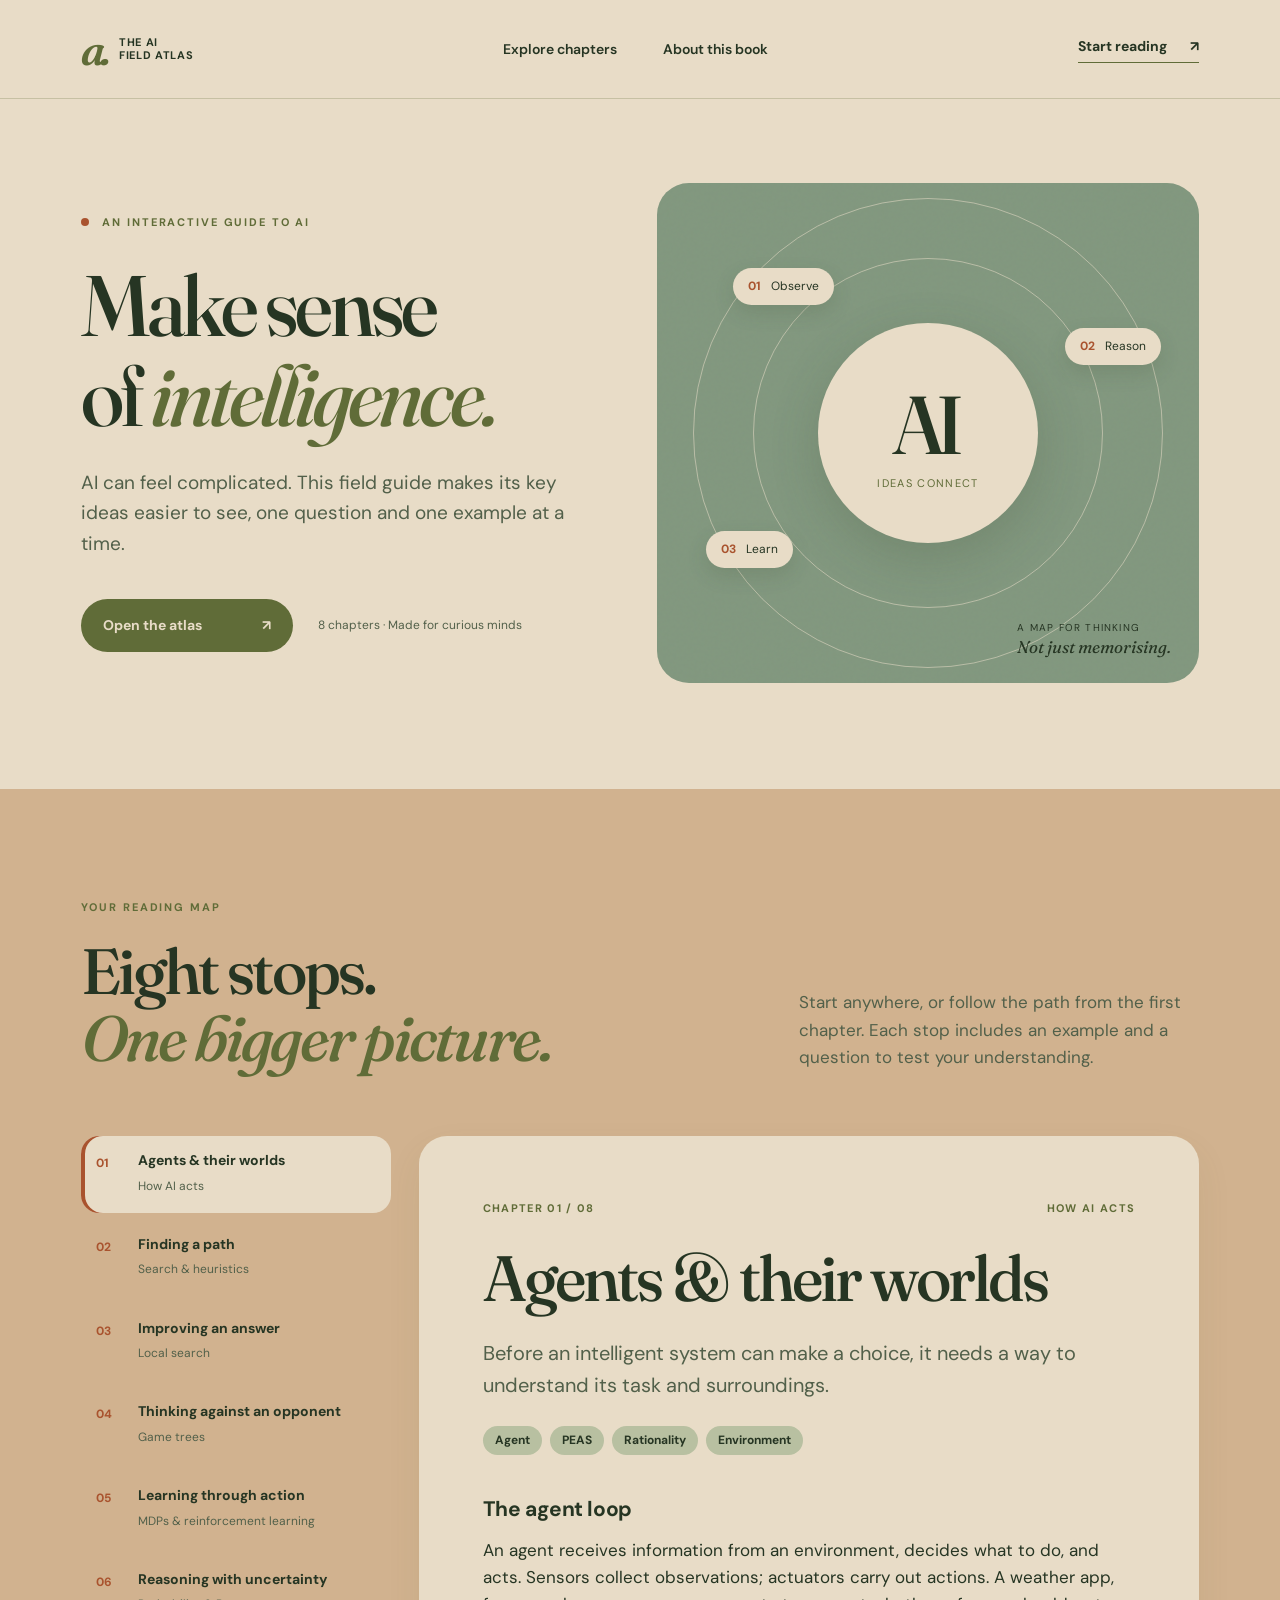
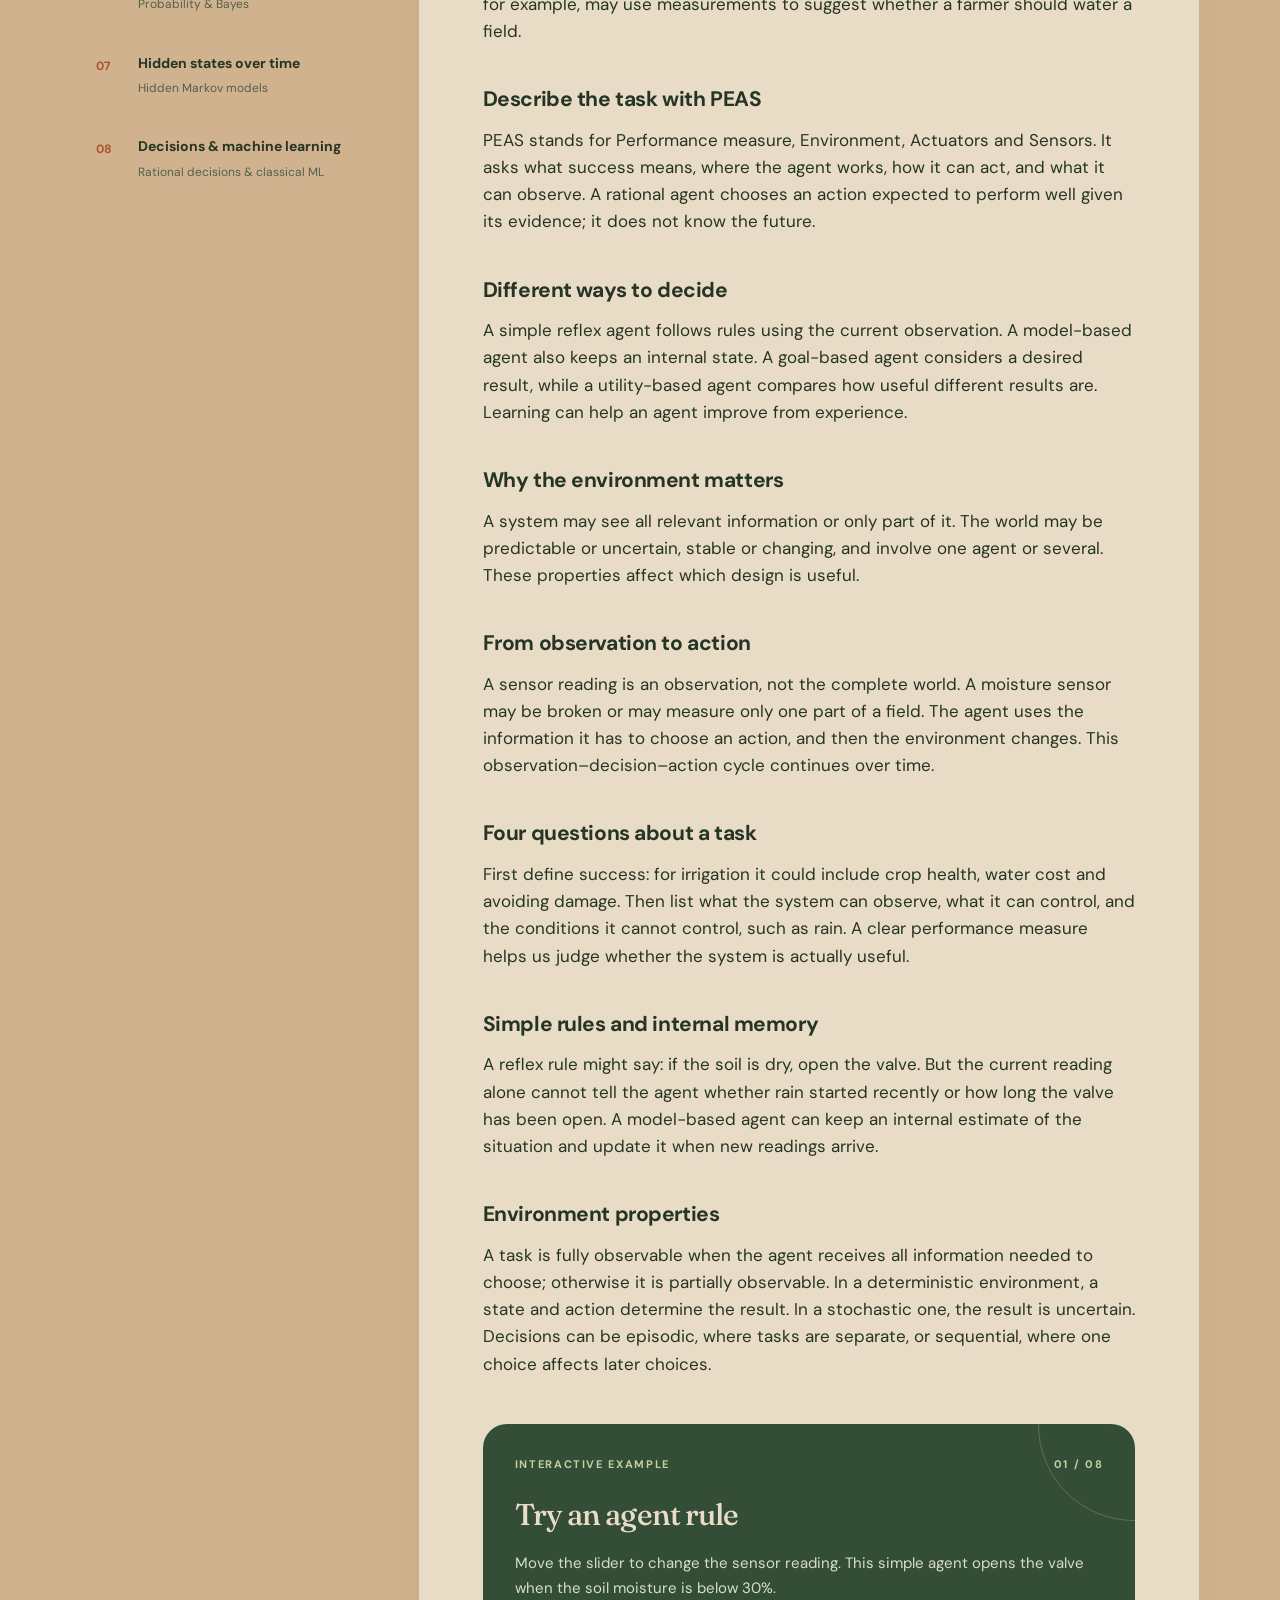
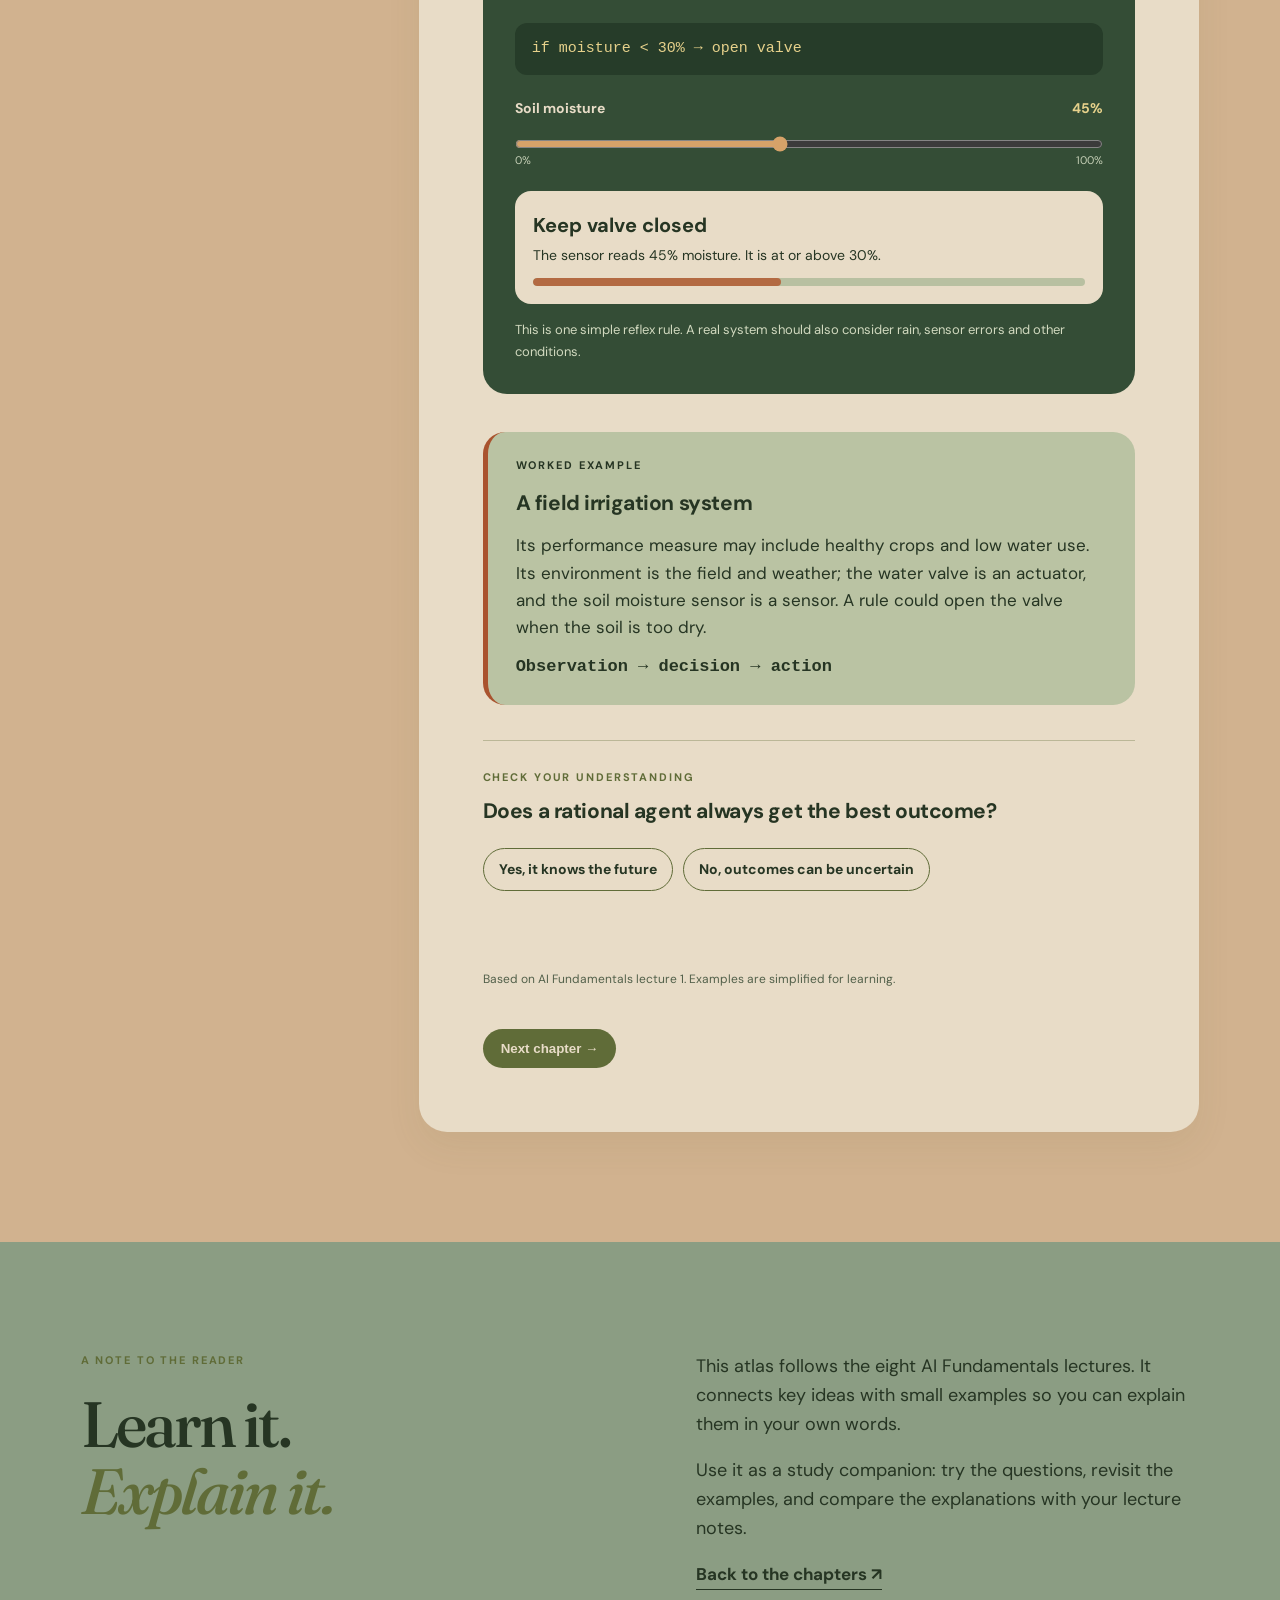
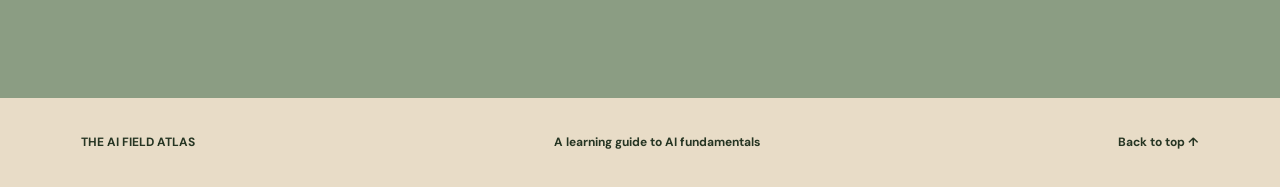
<file: ai-field-atlas/index.html>
<!doctype html><html lang="en"><head><meta charset="utf-8"><meta name="viewport" content="width=device-width,initial-scale=1"><meta name="theme-color" content="#e8dcc7"><title>The AI Field Atlas</title><meta name="description" content="An interactive field guide to artificial intelligence."><link rel="stylesheet" href="style.css"></head><body><header class="top"><a class="brand" href="#home" aria-label="The AI Field Atlas home"><span class="brand-mark">a.</span><span>THE AI<br>FIELD ATLAS</span></a><nav><a href="#chapters">Explore chapters</a><a href="#about">About this book</a></nav><a class="top-link" href="#chapters">Start reading <span>↗</span></a></header><main id="home"><section class="hero"><div class="hero-copy"><div class="eyebrow"><span class="dot"></span> AN INTERACTIVE GUIDE TO AI</div><h1>Make sense<br>of <em>intelligence.</em></h1><p>AI can feel complicated. This field guide makes its key ideas easier to see, one question and one example at a time.</p><div class="hero-actions"><a class="button" href="#chapters">Open the atlas <span>↗</span></a><span class="hero-meta">8 chapters · Made for curious minds</span></div></div><div class="art" aria-label="Illustration of connected ideas"><div class="orbit orbit-one"></div><div class="orbit orbit-two"></div><div class="orb"><span>AI</span><small>ideas connect</small></div><div class="pin pin-one"><b>01</b><span>Observe</span></div><div class="pin pin-two"><b>02</b><span>Reason</span></div><div class="pin pin-three"><b>03</b><span>Learn</span></div><div class="art-caption">A MAP FOR THINKING<br><strong>Not just memorising.</strong></div></div></section><section id="chapters" class="chapters"><div class="section-heading"><div><div class="eyebrow">YOUR READING MAP</div><h2>Eight stops.<br><em>One bigger picture.</em></h2></div><p>Start anywhere, or follow the path from the first chapter. Each stop includes an example and a question to test your understanding.</p></div><div class="atlas-layout"><aside class="chapter-menu" aria-label="Chapters" id="menu"></aside><article class="reading" id="reading" aria-live="polite"></article></div></section><section id="about" class="about"><div><div class="eyebrow">A NOTE TO THE READER</div><h2>Learn it.<br><em>Explain it.</em></h2></div><div><p>This atlas follows the eight AI Fundamentals lectures. It connects key ideas with small examples so you can explain them in your own words.</p><p>Use it as a study companion: try the questions, revisit the examples, and compare the explanations with your lecture notes.</p><a href="#chapters" class="underlink">Back to the chapters ↗</a></div></section></main><footer><span>THE AI FIELD ATLAS</span><span>A learning guide to AI fundamentals</span><a href="#home">Back to top ↑</a></footer><script src="app.js"></script></body></html>
</file>
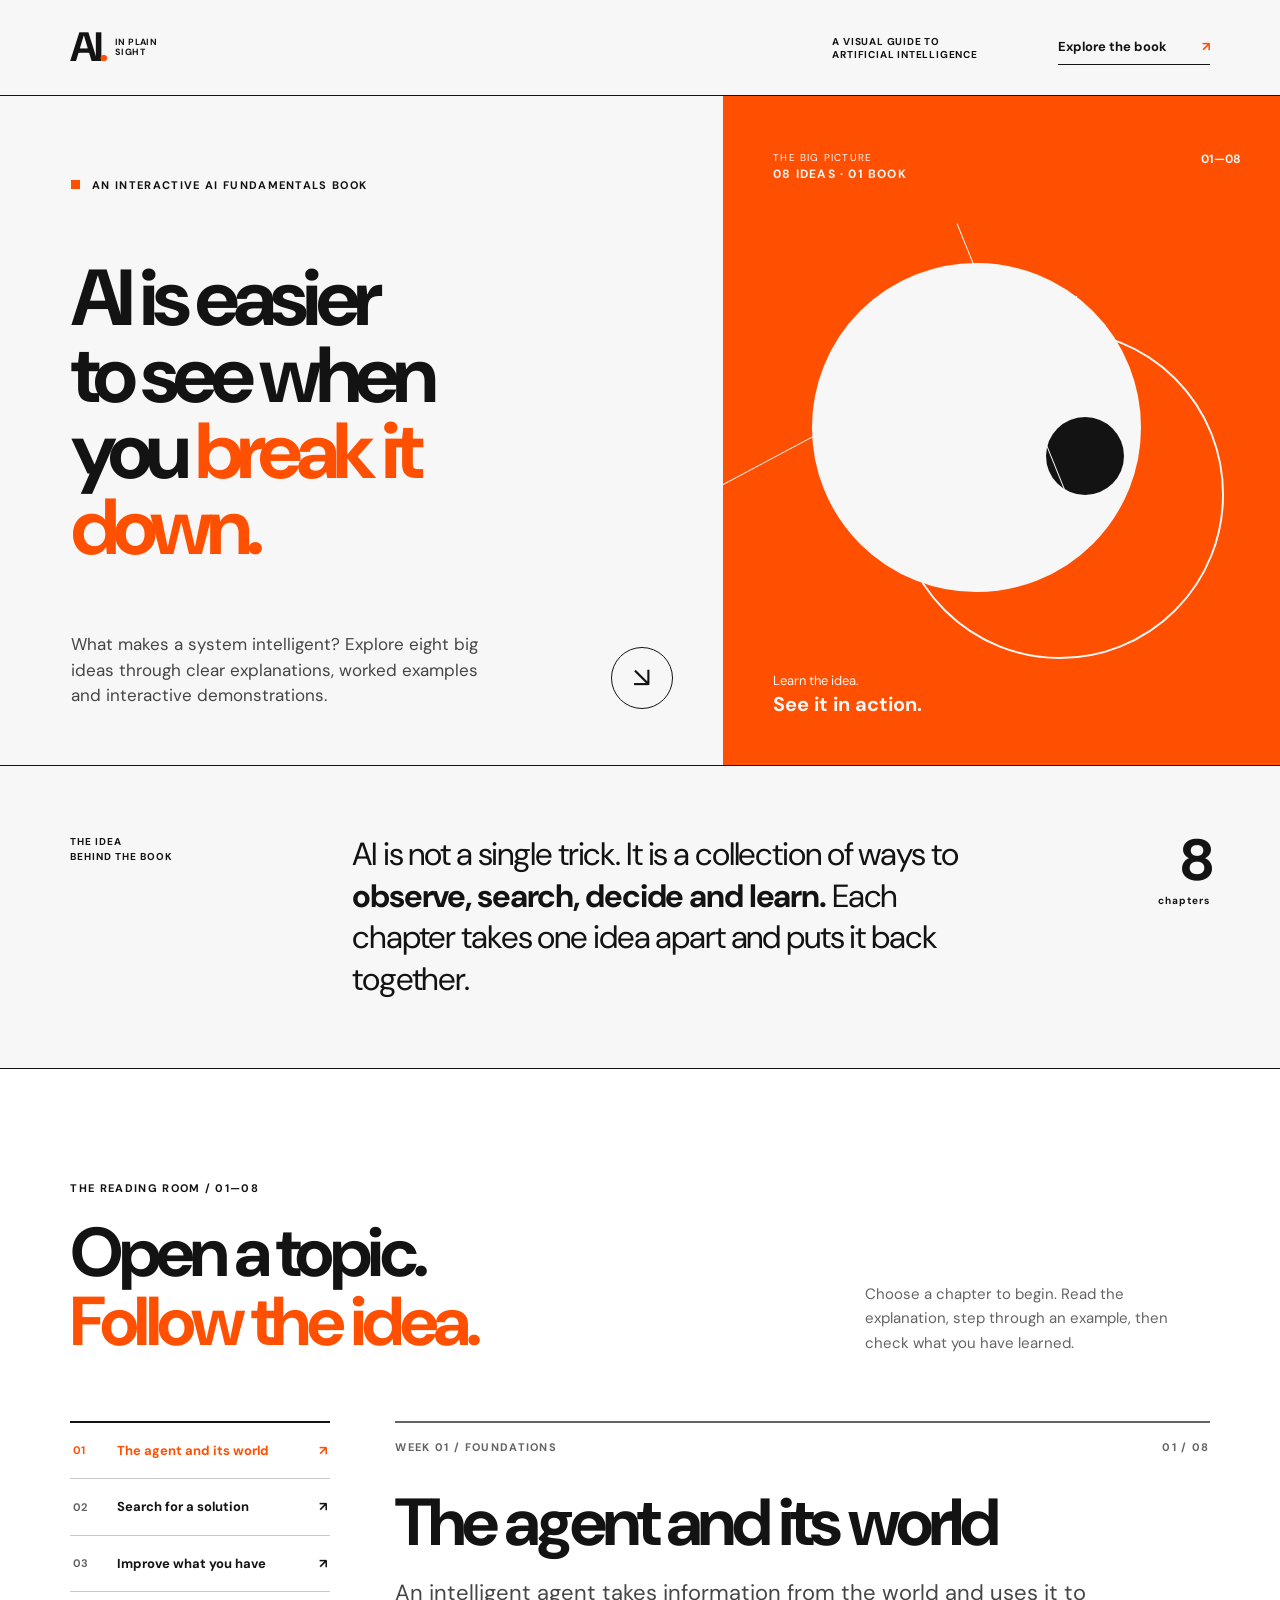
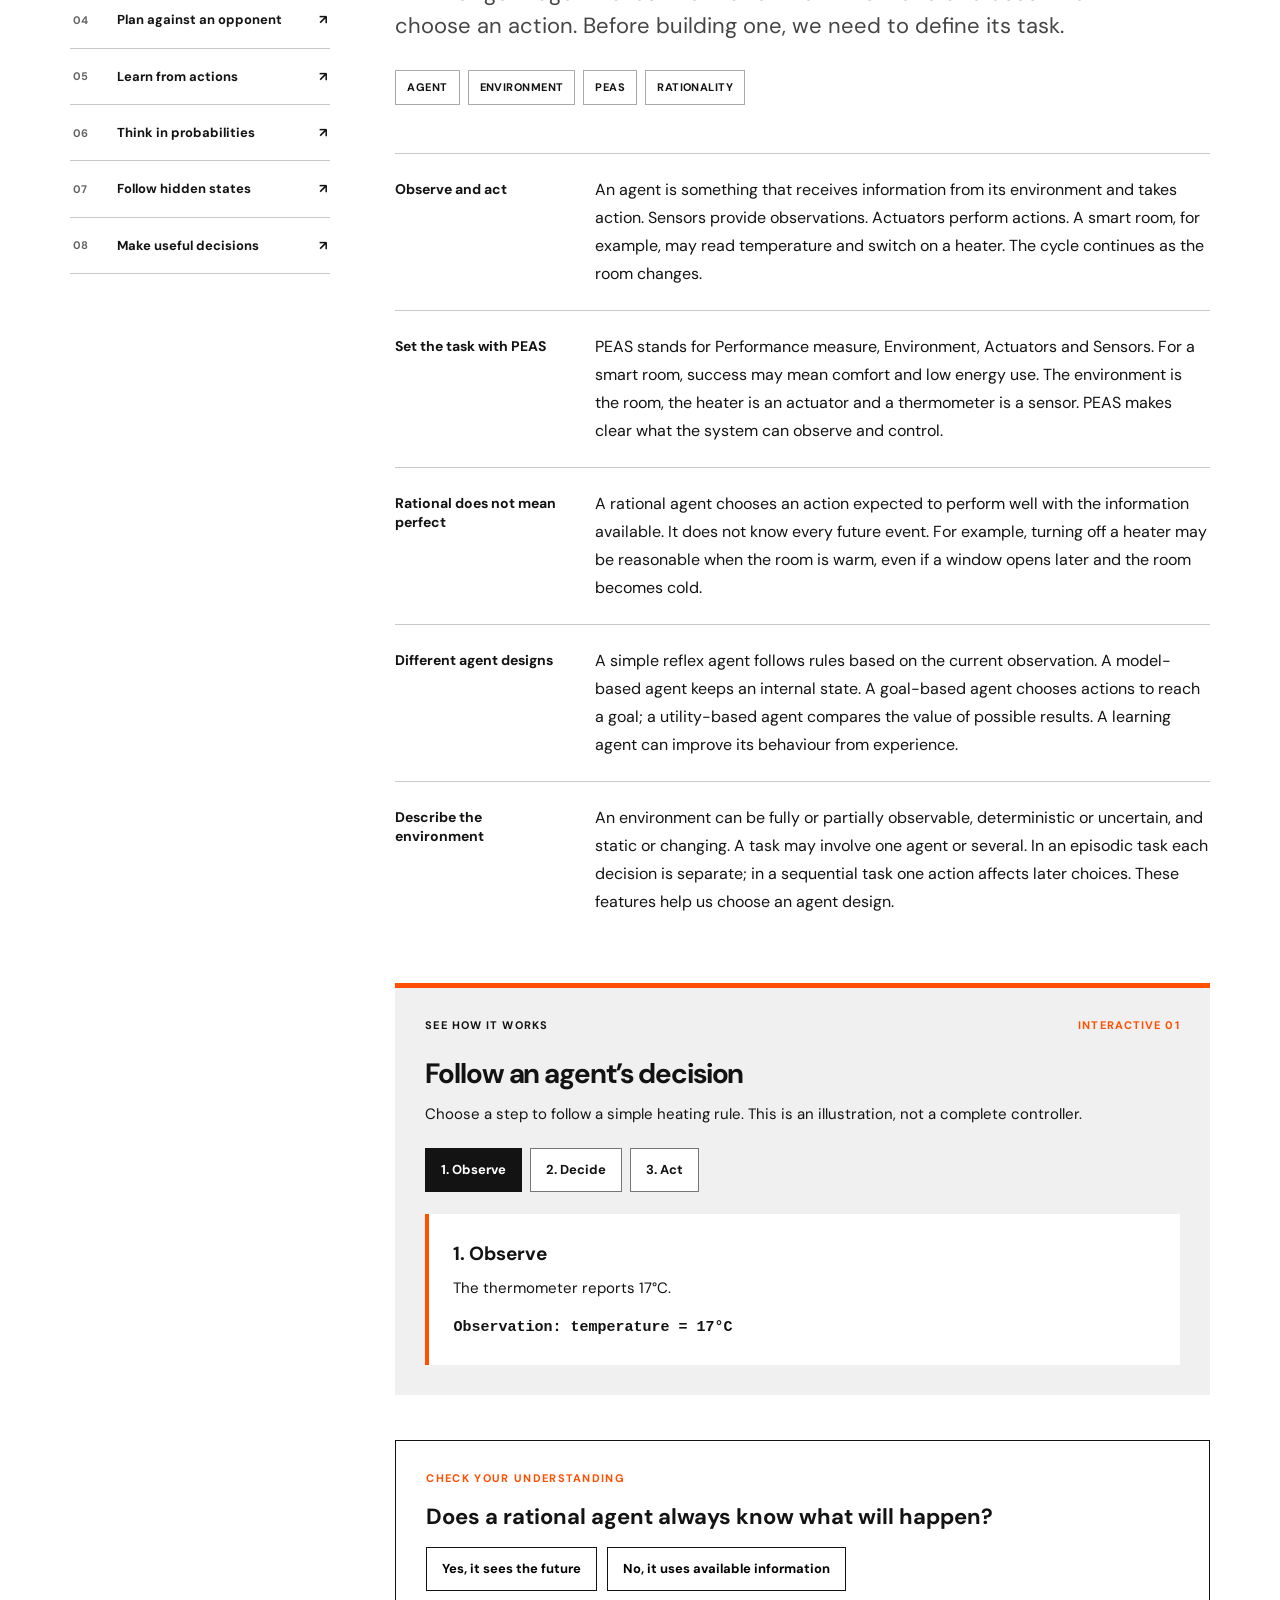
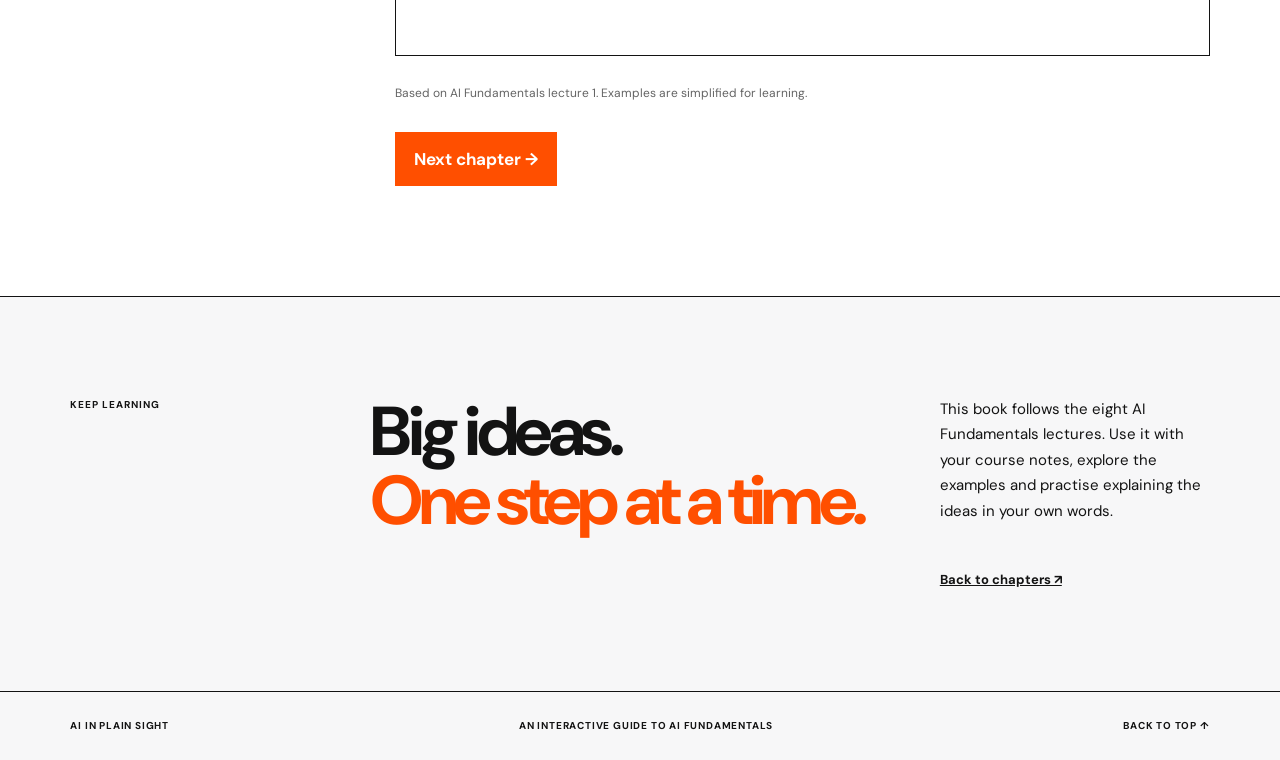
<file: ai-in-plain-sight/index.html>
<!doctype html><html lang="en"><head><meta charset="utf-8"><meta name="viewport" content="width=device-width, initial-scale=1"><meta name="theme-color" content="#f7f7f8"><meta name="description" content="A visual and interactive introduction to AI fundamentals."><title>AI in Plain Sight — an interactive AI book</title><link rel="stylesheet" href="style.css"></head><body><header class="masthead"><a class="logo" href="#top" aria-label="AI in Plain Sight home">AI<span>.</span><small>IN PLAIN<br>SIGHT</small></a><span class="mast-note">A VISUAL GUIDE TO<br>ARTIFICIAL INTELLIGENCE</span><a class="header-link" href="#contents">Explore the book <span>↗</span></a></header><main id="top"><section class="hero"><div class="hero-text"><p class="eyebrow"><span class="square"></span> AN INTERACTIVE AI FUNDAMENTALS BOOK</p><h1>AI is easier<br>to see when<br>you <span>break it<br>down.</span></h1><div class="hero-bottom"><p>What makes a system intelligent? Explore eight big ideas through clear explanations, worked examples and interactive demonstrations.</p><a class="round-link" href="#contents" aria-label="Explore chapters">↘</a></div></div><div class="hero-art" role="img" aria-label="Abstract diagram of connected ideas"><div class="art-label">THE BIG PICTURE<br><b>08 IDEAS · 01 BOOK</b></div><div class="art-shape shape-one"></div><div class="art-shape shape-two"></div><div class="art-shape shape-three"></div><div class="art-line line-one"></div><div class="art-line line-two"></div><div class="art-number">01—08</div><div class="art-caption">Learn the idea.<br><strong>See it in action.</strong></div></div></section><section class="intro"><span class="intro-index">THE IDEA<br>BEHIND THE BOOK</span><p>AI is not a single trick. It is a collection of ways to <strong>observe, search, decide and learn.</strong> Each chapter takes one idea apart and puts it back together.</p><span class="intro-count">8<span>chapters</span></span></section><section id="contents" class="book"><div class="book-heading"><div><p class="eyebrow">THE READING ROOM / 01—08</p><h2>Open a topic.<br><span>Follow the idea.</span></h2></div><p>Choose a chapter to begin. Read the explanation, step through an example, then check what you have learned.</p></div><div class="book-layout"><nav class="chapter-nav" aria-label="Choose a chapter" id="chapter-nav"></nav><article class="chapter" id="chapter" aria-live="polite"></article></div></section><section class="finish"><span class="finish-label">KEEP LEARNING</span><h2>Big ideas.<br><span>One step at a time.</span></h2><p>This book follows the eight AI Fundamentals lectures. Use it with your course notes, explore the examples and practise explaining the ideas in your own words.</p><a href="#contents">Back to chapters ↗</a></section></main><footer><span>AI IN PLAIN SIGHT</span><span>AN INTERACTIVE GUIDE TO AI FUNDAMENTALS</span><a href="#top">BACK TO TOP ↑</a></footer><script src="app.js"></script></body></html>
</file>
<file: ai-field-atlas/style.css>
@import url('https://fonts.googleapis.com/css2?family=DM+Sans:wght@400;500;600;700&family=Fraunces:ital,opsz,wght@0,9..144,500;0,9..144,600;1,9..144,500&display=swap');
:root{--sand:#e8dcc7;--oat:#d4b895;--moss:#606c38;--sage:#8b9d83;--clay:#b08b6e;--ink:#263523;--muted:#52604a;--rust:#a9532e}*{box-sizing:border-box}html{scroll-behavior:smooth}body{margin:0;color:var(--ink);background:var(--sand);font-family:'DM Sans',sans-serif;font-size:17px;line-height:1.6}a{color:inherit;text-decoration:none}.top{height:99px;display:flex;align-items:center;justify-content:space-between;padding:0 6.3%;border-bottom:1px solid #606c3840}.brand{display:flex;align-items:center;gap:12px;font-size:11px;font-weight:700;line-height:1.15;letter-spacing:.06em}.brand-mark{font:italic 600 43px Fraunces,serif;letter-spacing:-.1em;color:var(--moss)}nav{display:flex;gap:46px;font-size:14px;font-weight:600}.top-link{font-size:14px;font-weight:700;border-bottom:1px solid var(--moss);padding-bottom:4px}.top-link span{padding-left:20px}.hero{min-height:690px;display:grid;grid-template-columns:1fr 1fr;align-items:center;gap:3%;padding:70px 6.3% 92px}.eyebrow{font-size:11px;letter-spacing:.17em;font-weight:700;color:var(--moss)}.dot{display:inline-block;width:8px;height:8px;border-radius:50%;background:var(--rust);margin-right:9px}h1,h2,h3,h4,p{margin-top:0}h1,h2,h3{font-family:Fraunces,Georgia,serif;font-weight:500;letter-spacing:-.045em;line-height:1.05}h1{font-size:clamp(59px,6.7vw,100px);margin:28px 0}h1 em,h2 em{font-weight:500;color:var(--moss)}.hero-copy>p{font-size:19px;max-width:510px;color:var(--muted)}.hero-actions{display:flex;align-items:center;gap:25px;margin-top:40px}.button{display:inline-flex;gap:60px;align-items:center;background:var(--moss);color:var(--sand);border-radius:30px;padding:15px 22px;font-weight:700;font-size:14px}.button:hover{background:var(--ink)}.hero-meta{font-size:12px;color:var(--muted)}.art{position:relative;min-height:500px;border-radius:32px;background:var(--sage);overflow:hidden;display:grid;place-items:center}.art:before{content:'';position:absolute;inset:0;background-image:url("data:image/svg+xml,%3Csvg viewBox='0 0 180 180' xmlns='http://www.w3.org/2000/svg'%3E%3Cfilter id='n'%3E%3CfeTurbulence type='fractalNoise' baseFrequency='.8' numOctaves='3' stitchTiles='stitch'/%3E%3C/filter%3E%3Crect width='100%25' height='100%25' filter='url(%23n)' opacity='.15'/%3E%3C/svg%3E");opacity:.18}.orbit{position:absolute;border:1px solid #e8dcc78a;border-radius:50%}.orbit-one{width:350px;height:350px}.orbit-two{width:470px;height:470px}.orb{z-index:1;width:220px;height:220px;border-radius:50%;background:var(--sand);display:flex;flex-direction:column;align-items:center;justify-content:center;box-shadow:0 15px 50px #34452a30}.orb span{font:500 82px Fraunces,serif;letter-spacing:-.1em;margin-left:-8px}.orb small{font-size:11px;letter-spacing:.12em;text-transform:uppercase;color:var(--moss)}.pin{position:absolute;display:flex;gap:10px;align-items:center;background:var(--sand);padding:9px 15px;border-radius:25px;font-size:12px;box-shadow:0 8px 20px #34452a25}.pin b{color:var(--rust)}.pin-one{top:17%;left:14%}.pin-two{top:29%;right:7%}.pin-three{bottom:23%;left:9%}.art-caption{position:absolute;right:28px;bottom:25px;font-size:10px;line-height:1.6;letter-spacing:.12em;color:var(--ink)}.art-caption strong{font:italic 17px Fraunces,serif;letter-spacing:0}.chapters{padding:110px 6.3%;background:#d4b895}.section-heading{display:flex;justify-content:space-between;align-items:end;gap:30px;margin-bottom:65px}.section-heading h2,.about h2{font-size:clamp(44px,5vw,72px);margin:20px 0 0}.section-heading>p{max-width:400px;color:var(--muted);margin:0}.atlas-layout{display:grid;grid-template-columns:310px minmax(0,1fr);gap:28px;align-items:start}.chapter-menu{display:grid;gap:7px;position:sticky;top:20px}.chapter-button{cursor:pointer;width:100%;border:0;border-radius:18px;background:transparent;color:var(--ink);padding:15px;text-align:left;display:grid;grid-template-columns:34px 1fr;gap:8px;font:inherit;transition:background .2s}.chapter-button:hover,.chapter-button.active{background:var(--sand)}.chapter-button .num{color:var(--rust);font-size:12px;padding-top:3px;font-weight:700}.chapter-button strong{display:block;font-size:14px;line-height:1.4}.chapter-button small{color:var(--muted);font-size:12px}.reading{background:var(--sand);border-radius:28px;padding:clamp(26px,5vw,72px);min-height:600px}.reading-top{display:flex;justify-content:space-between;align-items:center;color:var(--moss);font-size:11px;font-weight:700;letter-spacing:.12em}.reading h3{font-size:clamp(42px,5vw,68px);max-width:700px;margin:26px 0}.lead{font-size:20px;color:var(--muted);max-width:720px}.reading h4{font-size:21px;letter-spacing:-.02em;margin:38px 0 10px}.reading p{max-width:760px}.concepts{display:flex;flex-wrap:wrap;gap:8px;margin:25px 0}.tag{background:#b8c0a1;color:var(--ink);border-radius:20px;padding:5px 12px;font-size:12px;font-weight:700}.example{background:#bac3a3;border-radius:22px;padding:25px 28px;margin:35px 0}.example .eyebrow{color:var(--ink)}.example h4{margin:12px 0}.example p{margin:0}.formula{font-family:ui-monospace,monospace;font-weight:700;margin-top:12px!important}.quiz{border-top:1px solid #606c3855;margin-top:35px;padding-top:28px}.quiz h4{margin:8px 0 20px}.options{display:flex;flex-wrap:wrap;gap:10px}.option{font:inherit;font-size:14px;font-weight:700;background:transparent;border:1px solid var(--moss);border-radius:22px;padding:9px 15px;cursor:pointer;color:var(--ink)}.option:hover,.option:focus-visible{background:var(--sage)}.answer{min-height:28px;color:var(--ink);font-weight:600;margin:16px 0 0!important}.next{margin-top:28px;padding:12px 18px;border:0;border-radius:25px;background:var(--moss);color:var(--sand);font-weight:700;cursor:pointer}.source{font-size:12px;color:var(--muted);margin-top:35px}.about{display:grid;grid-template-columns:1fr 1fr;gap:10%;padding:110px 6.3%;background:var(--sage)}.about p{max-width:520px;font-size:18px}.underlink{font-weight:700;border-bottom:1px solid var(--ink);padding-bottom:4px}footer{padding:35px 6.3%;display:flex;justify-content:space-between;gap:15px;font-size:12px;font-weight:700}button:focus-visible,a:focus-visible{outline:3px solid var(--rust);outline-offset:3px}@media(max-width:850px){.top{height:78px}nav{display:none}.hero{grid-template-columns:1fr;padding-top:65px}.art{min-height:380px;margin-top:30px}.orbit-two{width:380px;height:380px}.section-heading,.about{display:block}.section-heading>p{margin-top:25px}.atlas-layout{grid-template-columns:1fr}.chapter-menu{position:static;display:flex;overflow:auto;padding-bottom:8px}.chapter-button{min-width:210px}.about>div+div{margin-top:35px}footer{flex-wrap:wrap}}@media(max-width:480px){.hero-meta{display:none}.hero{padding-bottom:60px}h1{font-size:55px}.art{min-height:340px}.orbit-one{width:260px;height:260px}.orbit-two{width:330px;height:330px}.orb{width:160px;height:160px}.orb span{font-size:65px}.chapters,.about{padding-top:75px;padding-bottom:75px}.art-caption{right:15px;bottom:12px}.reading{padding:25px}.reading h3{font-size:41px}}
.option.is-correct,.option.is-correct:hover{background:#2e673b;color:#fff;border-color:#2e673b}.option.is-wrong,.option.is-wrong:hover{background:#a23832;color:#fff;border-color:#a23832}.answer-correct,.answer-wrong{border-radius:14px;padding:12px 16px;max-width:760px}.answer-correct{background:#c3d5b6;color:#244b2a}.answer-wrong{background:#e4bbb0;color:#692820}
/* Interactive field notes */
.lab{margin:46px 0 38px;padding:32px;background:#344d36;color:#e8dcc7;border-radius:24px;position:relative;overflow:hidden}.lab:after{content:'';position:absolute;width:190px;height:190px;border:1px solid #8b9d8370;border-radius:50%;right:-95px;top:-95px;pointer-events:none}.lab-kicker{font-size:11px;letter-spacing:.15em;font-weight:700;color:#c4d0a2;display:flex;justify-content:space-between}.lab h4{font-family:Fraunces,Georgia,serif;font-weight:500;font-size:30px;margin:18px 0 12px;letter-spacing:-.03em}.lab>p{color:#d8dfc7;font-size:15px;line-height:1.65}.lab-equation{font-family:ui-monospace,monospace;font-size:15px;line-height:1.5;border-radius:12px;padding:15px 17px;background:#263c29;color:#e6d18b;margin:22px 0;overflow-wrap:anywhere}.lab-label{font-size:14px;font-weight:700;display:flex;justify-content:space-between;gap:20px}.lab-label strong{color:#e6d18b}.lab input[type=range]{display:block;width:100%;accent-color:#d6a269;margin:16px 0 0;cursor:pointer}.lab-scale{display:flex;justify-content:space-between;font-size:11px;color:#c5cfb6}.lab-result{margin:22px 0 0;border-radius:16px;padding:18px;background:#e8dcc7;color:#263523}.lab-result strong{font-size:20px}.lab-result p{font-size:14px;margin:4px 0 12px;line-height:1.5}.lab-meter{height:8px;border-radius:8px;background:#b8c0a1;overflow:hidden}.lab-meter i{display:block;height:100%;background:#b36a42;border-radius:8px;transition:width .2s}.lab p.lab-note{font-size:13px;margin:15px 0 0;color:#d1d9bf}.hero .art{background:#81977e}.chapters{background:#d1b28f}.chapter-button.active{box-shadow:inset 4px 0 #a9532e}.reading{box-shadow:0 15px 35px #606c3814}.example{border-left:5px solid #a9532e}@media(max-width:480px){.lab{padding:23px}.lab h4{font-size:25px}}
</file>
<file: ai-in-plain-sight/style.css>
@import url('https://fonts.googleapis.com/css2?family=DM+Sans:wght@400;500;600;700&display=swap');
:root{--ink:#131313;--paper:#f7f7f8;--orange:#ff4f00;--line:#c9c9c9;--grey:#646464}*{box-sizing:border-box}html{scroll-behavior:smooth}body{margin:0;background:var(--paper);color:var(--ink);font-family:'DM Sans',Arial,sans-serif;font-size:17px;line-height:1.65}a{color:inherit;text-decoration:none}button{font:inherit}p,h1,h2,h3,h4{margin-top:0}.masthead{height:96px;display:flex;align-items:center;justify-content:space-between;border-bottom:1px solid var(--ink);padding:0 5.5%}.logo{display:flex;align-items:center;font-weight:700;font-size:41px;letter-spacing:-.1em;line-height:1}.logo>span{color:var(--orange)}.logo small{font-size:9px;line-height:1.05;letter-spacing:.04em;margin-left:10px}.mast-note{font-size:10px;line-height:1.3;font-weight:700;letter-spacing:.08em;margin-left:auto;margin-right:7%}.header-link{font-size:13px;font-weight:700;border-bottom:1px solid;padding:6px 0}.header-link span{margin-left:32px;color:var(--orange)}.hero{display:grid;grid-template-columns:1.13fr .87fr;min-height:670px;border-bottom:1px solid}.hero-text{padding:80px 7% 56px 9.8%;display:flex;flex-direction:column;justify-content:space-between}.eyebrow{font-weight:700;font-size:11px;letter-spacing:.12em}.square{display:inline-block;background:var(--orange);width:9px;height:9px;margin-right:8px}.hero h1{font-size:clamp(54px,6.2vw,94px);line-height:.96;letter-spacing:-.075em;margin:38px 0 50px;font-weight:700}.hero h1 span{color:var(--orange)}.hero-bottom{display:flex;align-items:end;gap:20px;justify-content:space-between}.hero-bottom p{max-width:410px;font-size:17px;line-height:1.5;margin:0;color:#454545}.round-link{display:grid;place-items:center;width:62px;height:62px;border:1px solid var(--ink);border-radius:50%;font-size:28px;flex-shrink:0;transition:.2s}.round-link:hover{background:var(--orange);color:white;border-color:var(--orange)}.hero-art{position:relative;overflow:hidden;background:var(--orange);min-height:600px;color:var(--paper)}.art-label{position:absolute;left:9%;top:8%;font-size:10px;line-height:1.5;letter-spacing:.12em}.art-label b{font-size:12px}.art-shape{position:absolute;border-radius:50%;border:2px solid var(--paper)}.shape-one{width:59%;aspect-ratio:1;top:25%;left:16%;background:var(--paper)}.shape-two{width:59%;aspect-ratio:1;top:35%;left:31%;mix-blend-mode:normal}.shape-three{width:14%;aspect-ratio:1;top:48%;left:58%;background:var(--ink);border:none}.art-line{position:absolute;height:1px;background:var(--paper);transform-origin:left}.line-one{width:72%;left:0;top:58%;transform:rotate(-28deg)}.line-two{width:60%;left:42%;top:19%;transform:rotate(68deg)}.art-number{position:absolute;right:7%;top:8%;font-size:12px;font-weight:700}.art-caption{position:absolute;bottom:7%;left:9%;font-size:13px;line-height:1.4}.art-caption strong{font-size:20px}.intro{display:grid;grid-template-columns:1fr 3fr .7fr;align-items:start;gap:6%;padding:68px 5.5%;border-bottom:1px solid}.intro-index,.finish-label{font-size:10px;letter-spacing:.1em;font-weight:700;line-height:1.5}.intro p{font-size:clamp(21px,2.5vw,32px);line-height:1.3;letter-spacing:-.035em;max-width:750px;margin:0}.intro-count{font-size:58px;font-weight:700;line-height:.9;letter-spacing:-.07em;text-align:right}.intro-count span{display:block;font-size:10px;letter-spacing:.1em;margin-top:10px}.book{padding:110px 5.5%;background:#fff}.book-heading{display:flex;justify-content:space-between;align-items:end;gap:40px;margin-bottom:65px}.book-heading h2,.finish h2{font-size:clamp(44px,5.4vw,78px);line-height:1;letter-spacing:-.065em;margin:20px 0 0}.book-heading h2 span,.finish h2 span{color:var(--orange)}.book-heading>p{max-width:345px;margin:0;color:var(--grey);font-size:15px}.book-layout{display:grid;grid-template-columns:260px minmax(0,1fr);gap:65px;align-items:start}.chapter-nav{position:sticky;top:18px;border-top:2px solid}.chapter-button{width:100%;display:grid;grid-template-columns:36px 1fr 20px;gap:8px;align-items:center;text-align:left;padding:17px 3px;border:0;border-bottom:1px solid var(--line);background:none;cursor:pointer;color:var(--ink);font-size:13px;font-weight:700}.chapter-button span:first-child{font-size:11px;color:var(--grey)}.chapter-button span:last-child{text-align:right}.chapter-button:hover,.chapter-button.active{color:var(--orange)}.chapter-button.active span:first-child{color:var(--orange)}.chapter{min-width:0}.chapter-top{display:flex;justify-content:space-between;font-size:11px;letter-spacing:.12em;font-weight:700;border-top:2px solid;padding-top:15px;color:var(--grey)}.chapter h3{font-size:clamp(42px,5.2vw,76px);line-height:1;letter-spacing:-.06em;margin:34px 0 20px;max-width:700px}.chapter-lead{font-size:22px;line-height:1.5;max-width:760px;color:#464646}.terms{display:flex;flex-wrap:wrap;gap:8px;margin:28px 0 48px}.terms span{padding:7px 11px;border:1px solid #aaa;font-size:11px;text-transform:uppercase;letter-spacing:.04em;font-weight:700}.reading-section{display:grid;grid-template-columns:175px 1fr;gap:25px;border-top:1px solid var(--line);padding:22px 0}.reading-section h4{font-size:14px;line-height:1.4;margin:4px 0;font-weight:700}.reading-section p{font-size:16px;line-height:1.75;margin:0;max-width:720px}.demo{margin:45px 0;background:#f0f0f0;border-top:5px solid var(--orange);padding:28px 30px 30px}.demo-head{display:flex;justify-content:space-between;gap:15px;font-size:11px;font-weight:700;letter-spacing:.1em}.demo-head span:last-child{color:var(--orange)}.demo h4{font-size:28px;line-height:1.1;letter-spacing:-.04em;margin:25px 0 12px}.demo>p{font-size:15px;max-width:680px}.demo-buttons{display:flex;gap:8px;flex-wrap:wrap;margin:22px 0}.demo-button{border:1px solid #777;background:#fff;padding:10px 15px;font-size:13px;font-weight:700;cursor:pointer;color:var(--ink)}.demo-button:hover,.demo-button.active{background:var(--ink);border-color:var(--ink);color:white}.demo-output{padding:24px;background:white;border-left:4px solid var(--orange);min-height:120px}.demo-output strong{font-size:19px}.demo-output p{margin:7px 0 0;font-size:15px}.demo-formula{font-family:ui-monospace,monospace;font-size:14px;font-weight:700;margin:15px 0 0!important;overflow-wrap:anywhere}.quiz{border:1px solid var(--ink);padding:28px 30px;margin-top:40px}.quiz .eyebrow{color:var(--orange)}.quiz h4{font-size:22px;line-height:1.3;margin:16px 0}.answer-buttons{display:flex;flex-wrap:wrap;gap:10px}.answer-buttons button{border:1px solid var(--ink);background:white;padding:10px 15px;font-weight:700;font-size:13px;cursor:pointer}.answer-buttons button:hover{background:#eee}.answer-buttons button.correct{background:#27623c;color:#fff;border-color:#27623c}.answer-buttons button.wrong{background:#a12c23;color:#fff;border-color:#a12c23}.feedback{font-size:14px;font-weight:700;margin:14px 0 0;min-height:22px}.source{font-size:12px;color:var(--grey);margin:28px 0}.next-button{border:0;background:var(--orange);color:#fff;padding:13px 19px;font-weight:700;cursor:pointer}.next-button:hover{background:var(--ink)}.finish{display:grid;grid-template-columns:1fr 2fr 1fr;gap:30px;padding:100px 5.5%;background:#f7f7f8;border-top:1px solid}.finish h2{margin:0}.finish p{font-size:15px;line-height:1.7}.finish a{grid-column:3;font-weight:700;font-size:13px;text-decoration:underline}footer{display:flex;gap:20px;justify-content:space-between;align-items:center;padding:26px 5.5%;border-top:1px solid;font-size:10px;letter-spacing:.08em;font-weight:700}button:focus-visible,a:focus-visible{outline:3px solid var(--orange);outline-offset:3px}@media(max-width:850px){.mast-note{display:none}.hero{grid-template-columns:1fr}.hero-text{padding:65px 5.5%}.hero h1{font-size:clamp(55px,10vw,85px)}.hero-art{min-height:430px}.shape-one,.shape-two{width:42%}.intro{grid-template-columns:1fr 3fr}.intro-count{display:none}.book-heading{display:block}.book-heading>p{margin-top:25px}.book-layout{grid-template-columns:1fr;gap:35px}.chapter-nav{position:static;display:flex;overflow:auto;border-top:0;border-bottom:2px solid}.chapter-button{min-width:200px;border-bottom:0;border-top:1px solid #aaa;padding:16px 10px}.finish{grid-template-columns:1fr 2fr}.finish p,.finish a{grid-column:2}}@media(max-width:550px){.masthead{height:75px}.header-link span{margin-left:8px}.hero-text{padding:55px 5.5%}.hero h1{font-size:54px}.hero-art{min-height:350px}.shape-one,.shape-two{width:52%}.intro{grid-template-columns:1fr}.book{padding:75px 5.5%}.book-heading h2,.finish h2{font-size:45px}.reading-section{grid-template-columns:1fr;gap:8px}.reading-section p{font-size:16px}.demo,.quiz{padding:22px 18px}.finish{display:block;padding:75px 5.5%}.finish h2{margin:25px 0}.finish p{margin-bottom:25px}footer{flex-wrap:wrap}}
</file>
